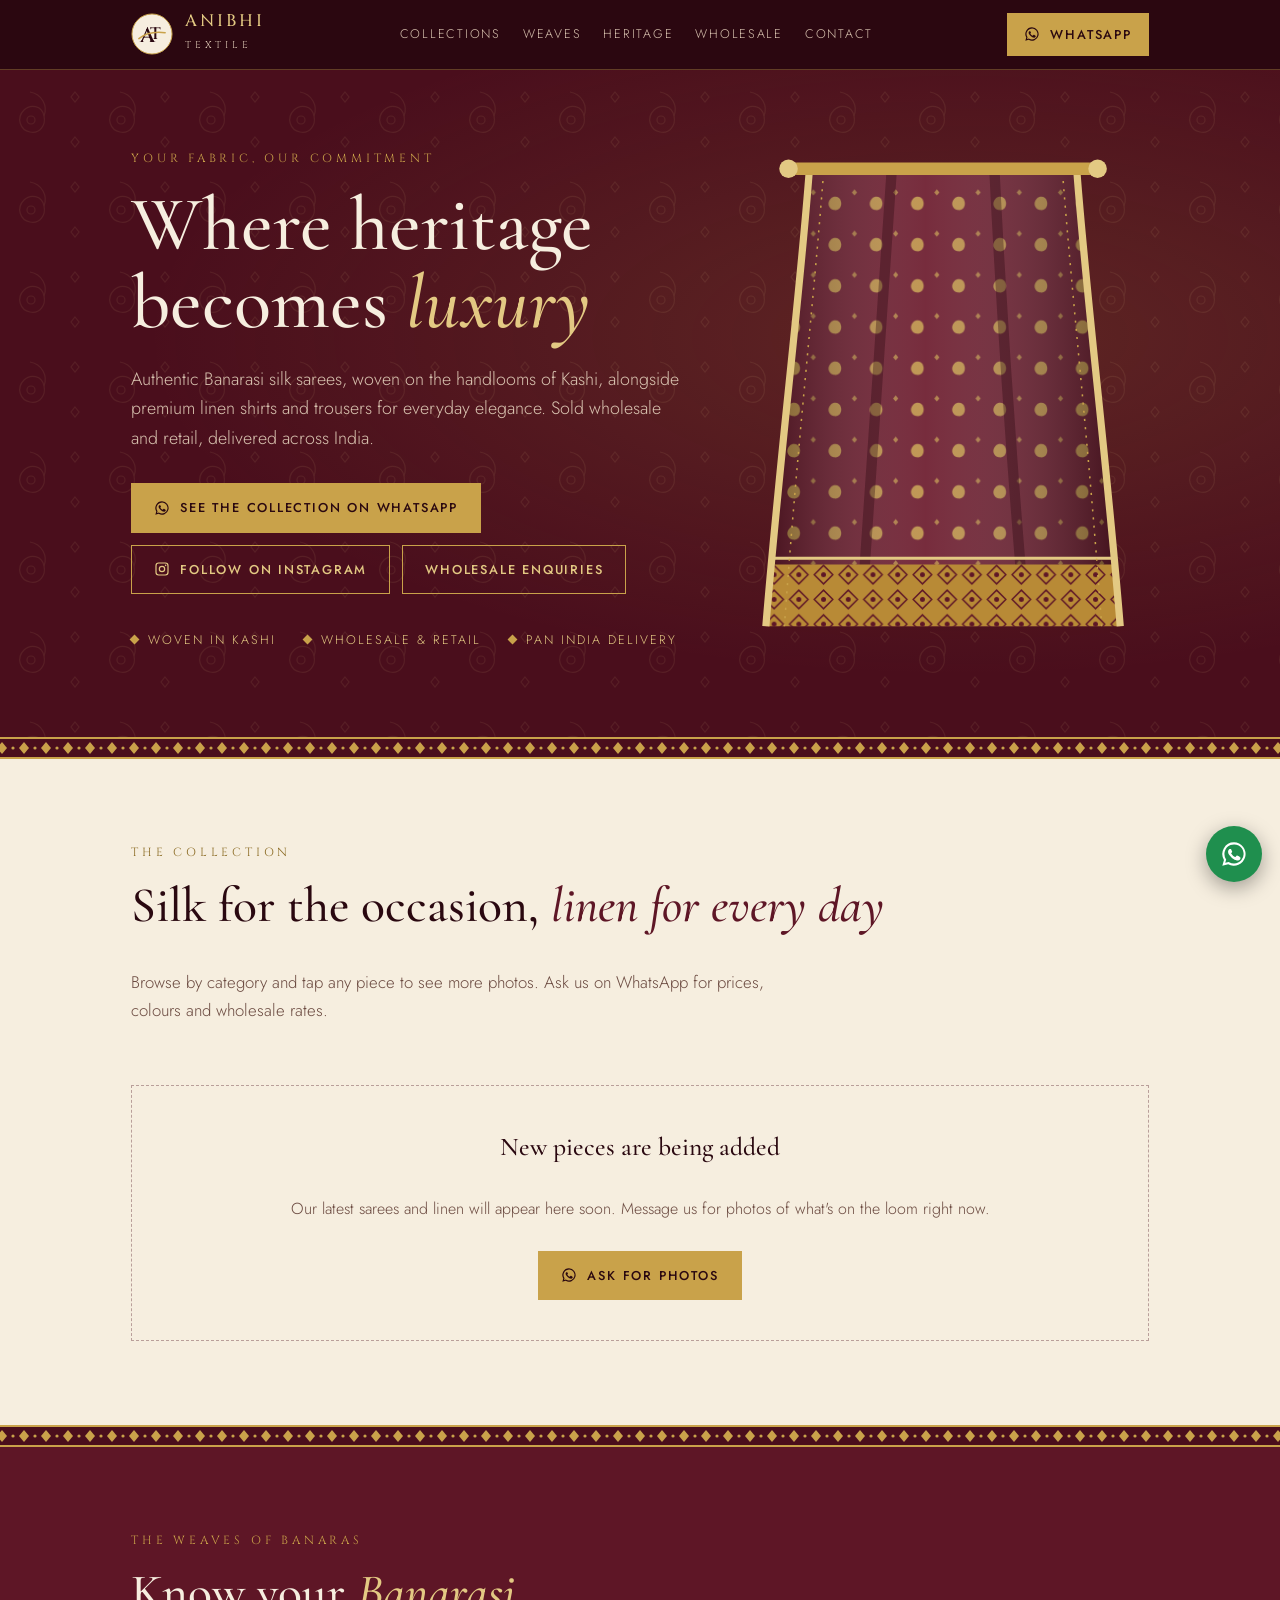
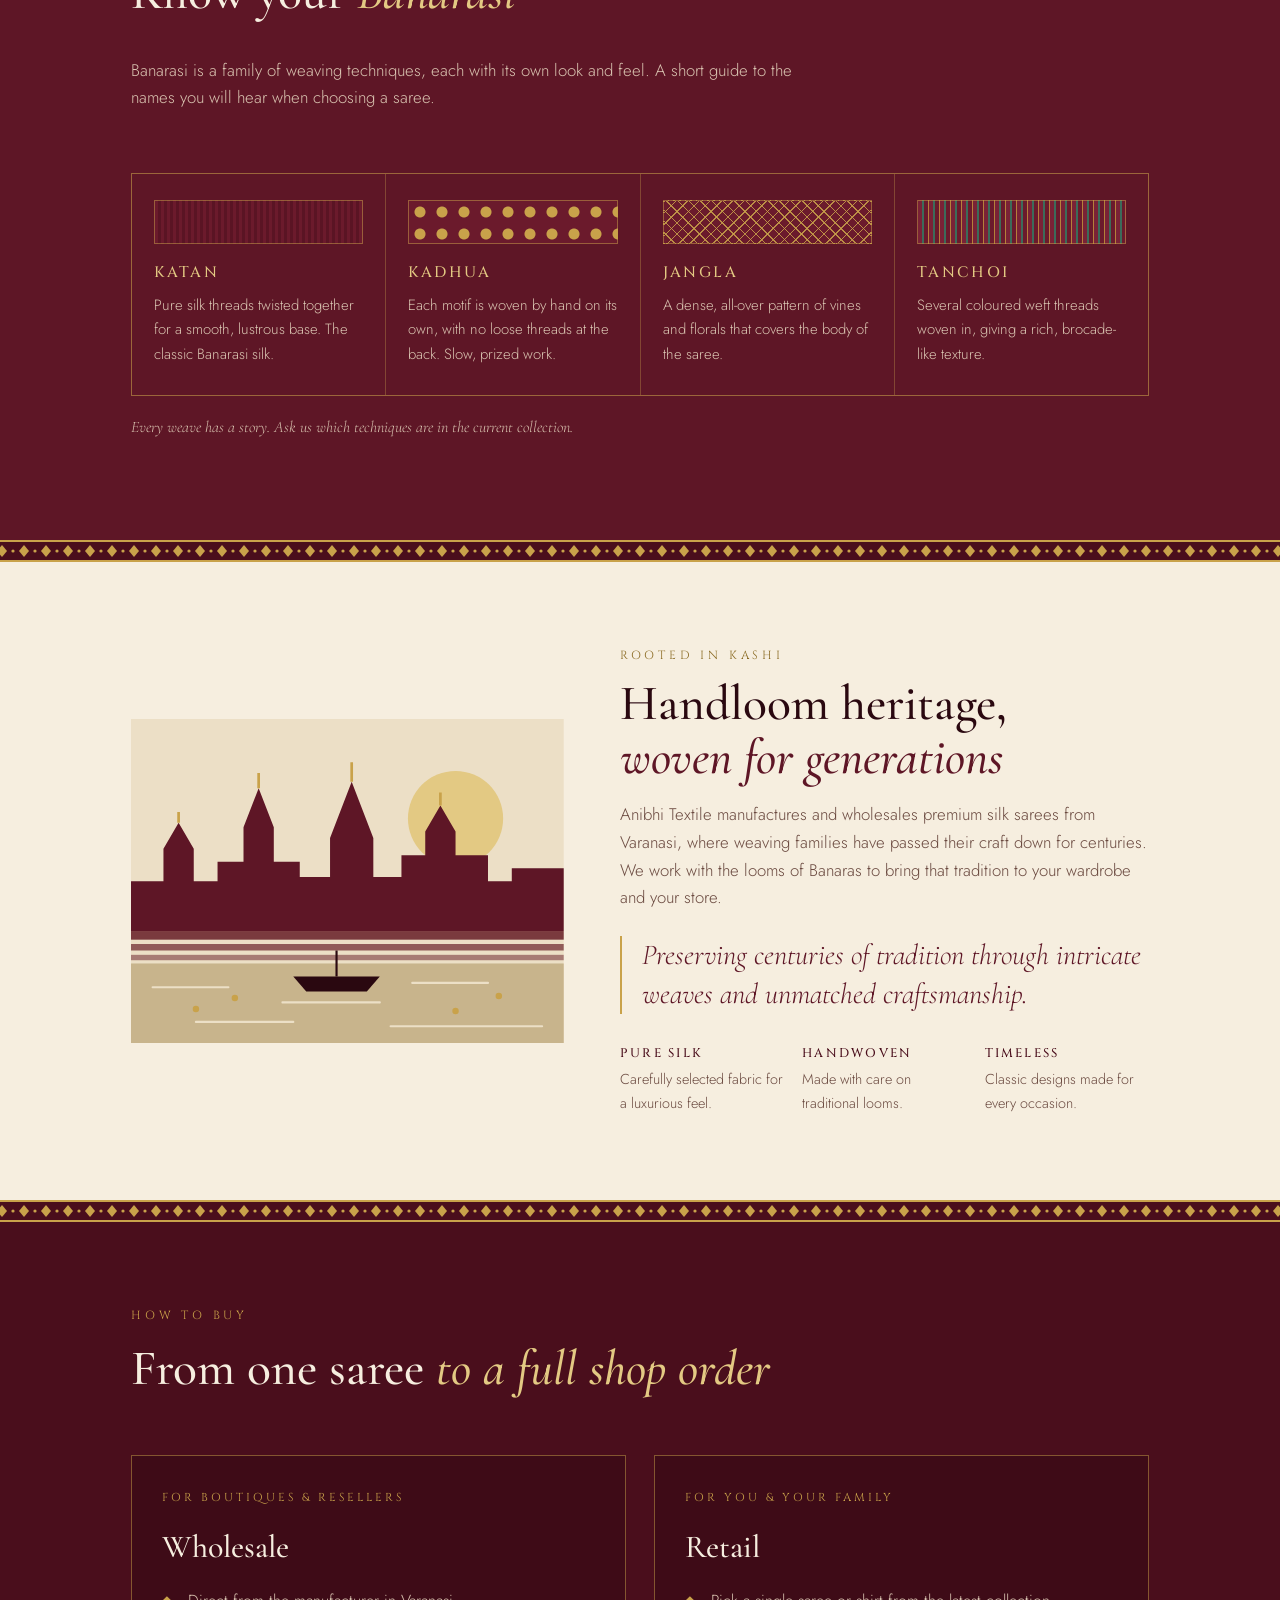
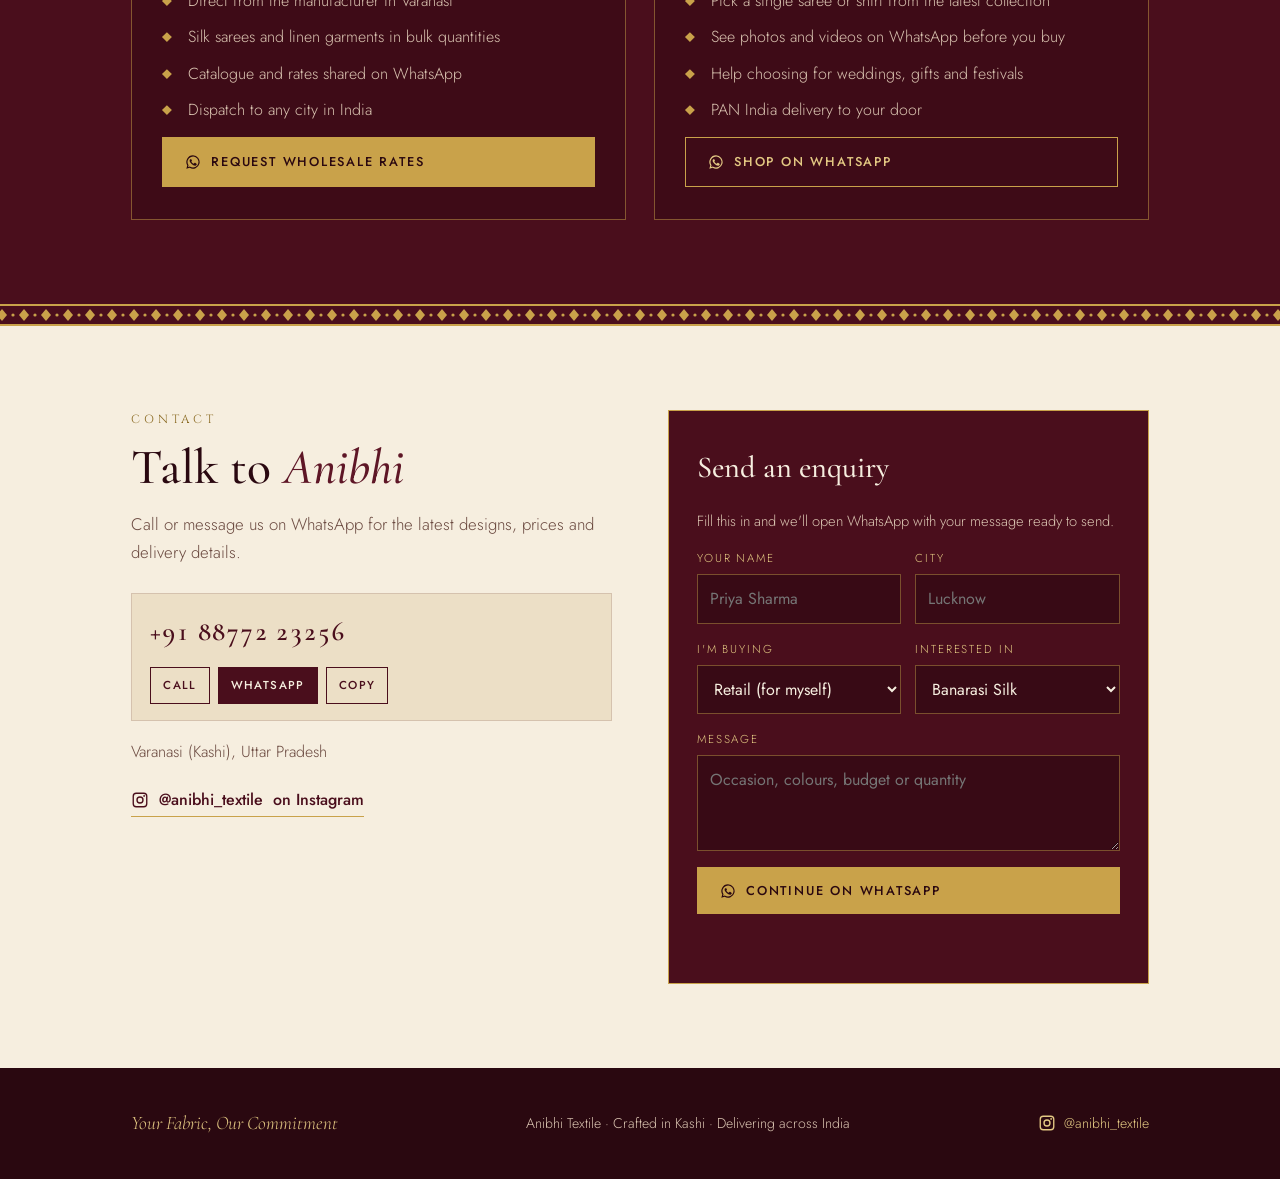
<file: index.html>
<!doctype html>
<html lang="en">
<head>
<meta charset="utf-8">
<meta name="viewport" content="width=device-width, initial-scale=1, viewport-fit=cover">
<title>Anibhi Textile | Banarasi Silk Sarees & Linen from Kashi</title>
<meta name="description" content="Authentic Banarasi silk sarees from the handlooms of Kashi, and premium linen shirts and pants. Wholesale and retail with PAN India delivery.">
<meta property="og:title" content="Anibhi Textile">
<meta property="og:description" content="Where heritage becomes luxury. Authentic Banarasi silk sarees, wholesale and retail, PAN India delivery.">
<meta name="theme-color" content="#4a0e1c">
<link rel="icon" href="assets/favicon.svg" type="image/svg+xml">
<link rel="preconnect" href="https://fonts.googleapis.com">
<link rel="preconnect" href="https://fonts.gstatic.com" crossorigin>
<link rel="stylesheet" href="https://fonts.googleapis.com/css2?family=Cinzel:wght@400;500;600&family=Cormorant+Garamond:ital,wght@0,400;0,500;0,600;1,400;1,500&family=Jost:wght@300;400;500&display=swap">
<link rel="stylesheet" href="assets/site.css">
</head>
<body>
<svg width="0" height="0" style="position:absolute" aria-hidden="true">
  <defs>
    <symbol id="i-wa" viewBox="0 0 24 24"><path fill="currentColor" d="M12 2a10 10 0 0 0-8.6 15.1L2 22l5-1.3A10 10 0 1 0 12 2zm0 18.2a8.2 8.2 0 0 1-4.2-1.2l-.3-.2-3 .8.8-2.9-.2-.3A8.2 8.2 0 1 1 12 20.2zm4.5-6.1c-.2-.1-1.5-.7-1.7-.8-.2-.1-.4-.1-.6.1l-.8 1c-.1.2-.3.2-.5.1a6.7 6.7 0 0 1-3.3-2.9c-.2-.4.3-.4.8-1.3.1-.2 0-.3 0-.4l-.8-1.8c-.2-.5-.4-.4-.6-.4h-.5a1 1 0 0 0-.7.3 3 3 0 0 0-.9 2.2 5.2 5.2 0 0 0 1.1 2.7 11.8 11.8 0 0 0 4.5 4c1.7.7 2.3.8 3.2.6.5-.1 1.5-.6 1.7-1.2.2-.6.2-1.1.2-1.2-.1-.1-.3-.2-.5-.3z"/></symbol>
    <symbol id="i-ig" viewBox="0 0 24 24"><path fill="none" stroke="currentColor" stroke-width="1.8" d="M7 3h10a4 4 0 0 1 4 4v10a4 4 0 0 1-4 4H7a4 4 0 0 1-4-4V7a4 4 0 0 1 4-4z"/><circle cx="12" cy="12" r="4" fill="none" stroke="currentColor" stroke-width="1.8"/><circle cx="17.5" cy="6.5" r="1.2" fill="currentColor"/></symbol>
    <symbol id="mono" viewBox="0 0 64 64">
      <circle cx="32" cy="32" r="30.5" fill="#f6eedf" stroke="#c9a24a" stroke-width="1.5"/>
      <text x="25" y="44" text-anchor="middle" font-family="Cinzel, Georgia, serif" font-size="32" font-weight="600" fill="#2a0810">A</text>
      <text x="38" y="40" text-anchor="middle" font-family="Cinzel, Georgia, serif" font-size="25" font-weight="600" fill="#2a0810">T</text>
      <path d="M12 39c10-8 24-11 40-9" fill="none" stroke="#c9a24a" stroke-width="2.4" stroke-linecap="round"/>
    </symbol>
  </defs>
</svg>

<header class="top">
  <div class="wrap">
    <a class="brand" href="#top" aria-label="Anibhi Textile home">
      <svg aria-hidden="true"><use href="#mono"/></svg>
      <span><b>ANIBHI</b><small>TEXTILE</small></span>
    </a>
    <nav class="links" aria-label="Sections">
      <a href="#collections">Collections</a>
      <a href="#weaves">Weaves</a>
      <a href="#heritage">Heritage</a>
      <a href="#trade">Wholesale</a>
      <a href="#contact">Contact</a>
    </nav>
    <a class="btn" data-wa="Namaste Anibhi Textile, I would like to know more about your collection." target="_blank" rel="noopener"><svg aria-hidden="true"><use href="#i-wa"/></svg><span>WhatsApp</span></a>
  </div>
</header>

<main id="top">
  <section class="hero" style="padding-block:0">
    <div class="buta" aria-hidden="true"></div>
    <div class="wrap">
      <div>
        <div class="eyebrow" data-bind="tagline">Your Fabric, Our Commitment</div>
        <h1 id="headline">Where heritage becomes <em>luxury</em></h1>
        <p class="lede" data-bind="intro">Authentic Banarasi silk sarees, woven on the handlooms of Kashi, alongside premium linen shirts and trousers for everyday elegance. Sold wholesale and retail, delivered across India.</p>
        <div class="cta-row">
          <a class="btn" data-wa="Namaste Anibhi Textile, please share your latest saree collection." target="_blank" rel="noopener"><svg aria-hidden="true"><use href="#i-wa"/></svg>See the collection on WhatsApp</a>
          <a class="btn ghost" data-ig href="https://www.instagram.com/anibhi_textile/" target="_blank" rel="noopener"><svg aria-hidden="true"><use href="#i-ig"/></svg>Follow on Instagram</a>
          <a class="btn ghost" href="#trade">Wholesale enquiries</a>
        </div>
        <div class="facts"><span>Woven in Kashi</span><span>Wholesale &amp; Retail</span><span>PAN India delivery</span></div>
      </div>
      <div class="drape" aria-hidden="true">
        <svg viewBox="0 0 400 500">
          <defs>
            <pattern id="bodybuta" width="40" height="40" patternUnits="userSpaceOnUse">
              <rect width="40" height="40" fill="#6b1a2c"/>
              <path d="M14 26c-5-1-7-7-3-11 3-3 9-2.5 10 3 1 4.5-2 9-7 8z" fill="#c9a24a" opacity=".85"/>
              <path d="M34 6l2.5 3-2.5 3-2.5-3z" fill="#c9a24a" opacity=".7"/>
            </pattern>
            <pattern id="pallu" width="24" height="24" patternUnits="userSpaceOnUse">
              <rect width="24" height="24" fill="#b88a36"/>
              <path d="M12 3l9 9-9 9-9-9z" fill="none" stroke="#5e1626" stroke-width="1.4"/>
              <circle cx="12" cy="12" r="2.4" fill="#5e1626"/>
            </pattern>
            <linearGradient id="sheen" x1="0" x2="1">
              <stop offset="0" stop-color="#000" stop-opacity=".35"/>
              <stop offset=".45" stop-color="#fff" stop-opacity=".08"/>
              <stop offset="1" stop-color="#000" stop-opacity=".4"/>
            </linearGradient>
          </defs>
          <!-- fabric falling in folds -->
          <path d="M70 30 H330 C340 160 360 300 372 470 H28 C42 300 60 160 70 30 Z" fill="url(#bodybuta)"/>
          <path d="M70 30 H330 C340 160 360 300 372 470 H28 C42 300 60 160 70 30 Z" fill="url(#sheen)"/>
          <path d="M150 30 C140 190 130 330 120 470 M250 30 C258 190 268 330 280 470" stroke="#2a0810" stroke-opacity=".35" stroke-width="10" fill="none"/>
          <!-- pallu band at the hem -->
          <path d="M33 410 H367 L372 470 H28 Z" fill="url(#pallu)"/>
          <path d="M33 404 H367" stroke="#e3c983" stroke-width="3"/>
          <!-- zari border up the sides -->
          <path class="border-line" d="M70 30 C60 160 42 300 28 470 M330 30 C340 160 358 300 372 470" stroke="#e3c983" stroke-width="7" fill="none"/>
          <path d="M84 30 C74 160 58 300 46 470 M316 30 C326 160 342 300 354 470" stroke="#c9a24a" stroke-width="1.5" fill="none" stroke-dasharray="2 6"/>
          <!-- rod -->
          <rect x="52" y="20" width="296" height="12" rx="6" fill="#c9a24a"/>
          <circle cx="50" cy="26" r="9" fill="#e3c983"/><circle cx="350" cy="26" r="9" fill="#e3c983"/>
        </svg>
      </div>
    </div>
  </section>
  <div class="zari" aria-hidden="true"></div>

  <section class="light" id="collections">
    <div class="wrap">
      <div class="section-head">
        <div class="eyebrow">The Collection</div>
        <h2>Silk for the occasion, <em>linen for every day</em></h2>
        <p class="intro">Browse by category and tap any piece to see more photos. Ask us on WhatsApp for prices, colours and wholesale rates.</p>
      </div>
      <div class="chips" id="chips" role="toolbar" aria-label="Filter by category"></div>
      <div class="grid" id="grid"></div>
      <div class="empty" id="empty" hidden>
        <h3>New pieces are being added</h3>
        <p>Our latest sarees and linen will appear here soon. Message us for photos of what's on the loom right now.</p>
        <a class="btn" data-wa="Namaste Anibhi Textile, please share photos of your latest collection." target="_blank" rel="noopener"><svg aria-hidden="true"><use href="#i-wa"/></svg>Ask for photos</a>
      </div>
    </div>
  </section>


  <div class="zari" aria-hidden="true"></div>
  <section class="dark" id="weaves">
    <div class="wrap">
      <div class="section-head">
        <div class="eyebrow">The Weaves of Banaras</div>
        <h2>Know your <em>Banarasi</em></h2>
        <p class="intro">Banarasi is a family of weaving techniques, each with its own look and feel. A short guide to the names you will hear when choosing a saree.</p>
      </div>
      <div class="weaves">
        <div class="weave"><div class="swatch sw-katan"></div><h3>KATAN</h3><p>Pure silk threads twisted together for a smooth, lustrous base. The classic Banarasi silk.</p></div>
        <div class="weave"><div class="swatch sw-kadhua"></div><h3>KADHUA</h3><p>Each motif is woven by hand on its own, with no loose threads at the back. Slow, prized work.</p></div>
        <div class="weave"><div class="swatch sw-jangla"></div><h3>JANGLA</h3><p>A dense, all-over pattern of vines and florals that covers the body of the saree.</p></div>
        <div class="weave"><div class="swatch sw-tanchoi"></div><h3>TANCHOI</h3><p>Several coloured weft threads woven in, giving a rich, brocade-like texture.</p></div>
      </div>
      <p class="note">Every weave has a story. Ask us which techniques are in the current collection.</p>
    </div>
  </section>
  <div class="zari" aria-hidden="true"></div>

  <section class="light heritage" id="heritage">
    <div class="wrap">
      <div class="ghats" aria-hidden="true">
        <svg viewBox="0 0 400 300">
          <rect width="400" height="300" fill="#ecdfc6"/>
          <circle cx="300" cy="92" r="44" fill="#e3c983"/>
          <!-- temple skyline -->
          <path d="M0 196 V150 H30 V120 L44 96 L58 120 V150 H80 V132 H104 V100 L118 64 L132 100 V132 H156 V146 H184 V110 L204 58 L224 110 V146 H250 V126 H272 V104 L286 80 L300 104 V126 H330 V150 H352 V138 H400 V196 Z" fill="#5e1626"/>
          <path d="M118 64 V50 M204 58 V40 M286 80 V68 M44 96 V86" stroke="#c9a24a" stroke-width="2.5"/>
          <!-- ghat steps -->
          <g fill="#7a3a3e"><rect y="196" width="400" height="8"/><rect y="208" width="400" height="6" opacity=".8"/><rect y="218" width="400" height="5" opacity=".6"/></g>
          <!-- river -->
          <rect y="226" width="400" height="74" fill="#c8b48c"/>
          <path d="M20 248 H90 M140 262 H230 M260 244 H330 M60 280 H150 M240 284 H380" stroke="#ecdfc6" stroke-width="2" stroke-linecap="round"/>
          <!-- boat -->
          <path d="M150 238 H230 L218 252 H162 Z" fill="#2a0810"/>
          <path d="M190 238 V214" stroke="#2a0810" stroke-width="2"/>
          <!-- diyas -->
          <g fill="#c9a24a"><circle cx="60" cy="268" r="3"/><circle cx="96" cy="258" r="3"/><circle cx="300" cy="270" r="3"/><circle cx="340" cy="256" r="3"/></g>
        </svg>
      </div>
      <div>
        <div class="eyebrow">Rooted in Kashi</div>
        <h2>Handloom heritage, <em>woven for generations</em></h2>
        <p class="intro" data-bind="about">Anibhi Textile manufactures and wholesales premium silk sarees from Varanasi, where weaving families have passed their craft down for centuries. We work with the looms of Banaras to bring that tradition to your wardrobe and your store.</p>
        <p class="pull">Preserving centuries of tradition through intricate weaves and unmatched craftsmanship.</p>
        <div class="promises">
          <div><b>Pure Silk</b><span>Carefully selected fabric for a luxurious feel.</span></div>
          <div><b>Handwoven</b><span>Made with care on traditional looms.</span></div>
          <div><b>Timeless</b><span>Classic designs made for every occasion.</span></div>
        </div>
      </div>
    </div>
  </section>

  <div class="zari" aria-hidden="true"></div>
  <section class="dark" id="trade" style="background: var(--maroon)">
    <div class="wrap">
      <div class="section-head">
        <div class="eyebrow">How to buy</div>
        <h2>From one saree <em>to a full shop order</em></h2>
      </div>
      <div class="trade">
        <article>
          <div class="who">For boutiques &amp; resellers</div>
          <h3>Wholesale</h3>
          <ul>
            <li>Direct from the manufacturer in Varanasi</li>
            <li>Silk sarees and linen garments in bulk quantities</li>
            <li>Catalogue and rates shared on WhatsApp</li>
            <li>Dispatch to any city in India</li>
          </ul>
          <a class="btn" data-wa="Namaste, I am interested in wholesale orders. Please share your catalogue and rates." target="_blank" rel="noopener"><svg aria-hidden="true"><use href="#i-wa"/></svg>Request wholesale rates</a>
        </article>
        <article>
          <div class="who">For you &amp; your family</div>
          <h3>Retail</h3>
          <ul>
            <li>Pick a single saree or shirt from the latest collection</li>
            <li>See photos and videos on WhatsApp before you buy</li>
            <li>Help choosing for weddings, gifts and festivals</li>
            <li>PAN India delivery to your door</li>
          </ul>
          <a class="btn ghost" data-wa="Namaste, I would like to buy from Anibhi Textile." target="_blank" rel="noopener"><svg aria-hidden="true"><use href="#i-wa"/></svg>Shop on WhatsApp</a>
        </article>
      </div>
    </div>
  </section>
  <div class="zari" aria-hidden="true"></div>

  <section class="light contact" id="contact">
    <div class="wrap">
      <div>
        <div class="eyebrow">Contact</div>
        <h2>Talk to <em>Anibhi</em></h2>
        <p class="intro">Call or message us on WhatsApp for the latest designs, prices and delivery details.</p>
        <div class="phones" id="phones"></div>
        <p class="addr" id="addr" style="margin:18px 0 0;color:var(--muted-on-light)"></p>
        <a class="ig" id="ig" data-ig href="https://www.instagram.com/anibhi_textile/" target="_blank" rel="noopener"><svg aria-hidden="true"><use href="#i-ig"/></svg><span id="ig-handle" data-ig-handle>@anibhi_textile</span> on Instagram</a>
      </div>

      <form class="enquiry" id="enquiry" novalidate>
        <h3>Send an enquiry</h3>
        <p>Fill this in and we'll open WhatsApp with your message ready to send.</p>
        <div class="row2">
          <div class="field"><label for="f-name">Your name</label><input id="f-name" name="name" autocomplete="name" placeholder="Priya Sharma"></div>
          <div class="field"><label for="f-city">City</label><input id="f-city" name="city" autocomplete="address-level2" placeholder="Lucknow"></div>
        </div>
        <div class="row2">
          <div class="field"><label for="f-type">I'm buying</label>
            <select id="f-type" name="type"><option>Retail (for myself)</option><option>Wholesale (for my shop)</option></select></div>
          <div class="field"><label for="f-want">Interested in</label>
            <select id="f-want" name="want"><option>Banarasi silk sarees</option><option>Linen shirts</option><option>Linen pants</option><option>Everything</option></select></div>
        </div>
        <div class="field"><label for="f-msg">Message</label><textarea id="f-msg" name="msg" placeholder="Occasion, colours, budget or quantity"></textarea></div>
        <button class="btn" type="submit"><svg aria-hidden="true"><use href="#i-wa"/></svg>Continue on WhatsApp</button>
        <div class="toast" id="toast" role="status"></div>
      </form>
    </div>
  </section>
</main>

<footer>
  <div class="wrap">
    <div class="tag" data-bind="tagline">Your Fabric, Our Commitment</div>
    <div>Anibhi Textile · Crafted in Kashi · Delivering across India</div>
    <a class="foot-ig" data-ig href="https://www.instagram.com/anibhi_textile/" target="_blank" rel="noopener"><svg aria-hidden="true"><use href="#i-ig"/></svg><span data-ig-handle>@anibhi_textile</span></a>
  </div>
</footer>

<a class="wa-float" data-wa="" target="_blank" rel="noopener" aria-label="Chat with Anibhi Textile on WhatsApp"><svg aria-hidden="true"><use href="#i-wa"/></svg></a>

<dialog class="detail" id="detail">
  <button class="close" type="button" aria-label="Close" id="detail-close">×</button>
  <div class="in">
    <div class="gal"><img class="main" id="d-img" alt=""><div class="thumbs" id="d-thumbs"></div></div>
    <div class="txt">
      <div class="eyebrow" id="d-cat" style="color:#8a6a22"></div>
      <h3 id="d-name"></h3>
      <div class="price" id="d-price"></div>
      <p id="d-desc"></p>
      <a class="btn" id="d-ask" target="_blank" rel="noopener"><svg aria-hidden="true"><use href="#i-wa"/></svg>Enquire on WhatsApp</a>
    </div>
  </div>
</dialog>

<script src="assets/site.js"></script>
</body>
</html>
</file>
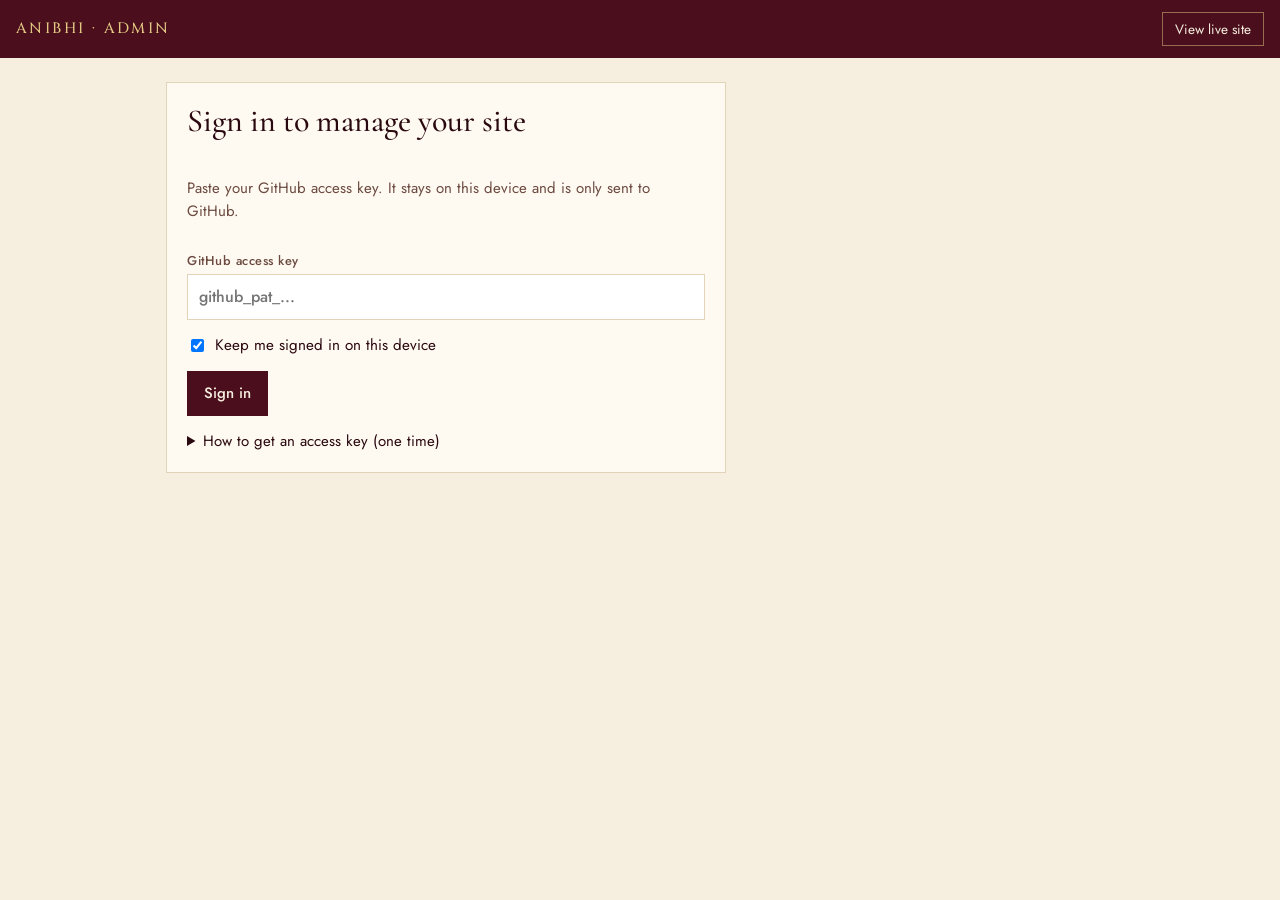
<file: admin.html>
<!doctype html>
<html lang="en">
<head>
<meta charset="utf-8">
<meta name="viewport" content="width=device-width, initial-scale=1, viewport-fit=cover">
<meta name="robots" content="noindex, nofollow">
<title>Anibhi Admin</title>
<link rel="icon" href="assets/favicon.svg" type="image/svg+xml">
<link rel="preconnect" href="https://fonts.googleapis.com">
<link rel="preconnect" href="https://fonts.gstatic.com" crossorigin>
<link rel="stylesheet" href="https://fonts.googleapis.com/css2?family=Cinzel:wght@500&family=Cormorant+Garamond:wght@500&family=Jost:wght@300;400;500&display=swap">
<style>
:root {
  --maroon: #4a0e1c; --maroon-2: #5e1626; --ink: #2a0810; --gold: #c9a24a; --gold-soft: #e3c983;
  --ivory: #f6eedf; --panel: #fffaf1; --line: #e2d4b8; --muted: #6b4a40; --ok: #1f7a46; --bad: #a3261b;
  --display: "Cinzel", Georgia, serif; --serif: "Cormorant Garamond", Georgia, serif; --body: "Jost", "Helvetica Neue", Arial, sans-serif;
}
* { box-sizing: border-box; }
body { margin: 0; background: var(--ivory); color: var(--ink); font-family: var(--body); font-weight: 400; font-size: 15px; line-height: 1.5; }
:focus-visible { outline: 2px solid var(--gold); outline-offset: 2px; }
.bar { background: var(--maroon); color: var(--ivory); padding: calc(12px + env(safe-area-inset-top, 0px)) 16px 12px; display: flex; align-items: center; justify-content: space-between; gap: 12px; flex-wrap: wrap; }
.bar b { font-family: var(--display); letter-spacing: .16em; color: var(--gold-soft); font-weight: 500; }
.bar a, .bar button { color: var(--ivory); font: inherit; font-size: .85rem; background: none; border: 1px solid rgba(227, 201, 131, .5); padding: 6px 12px; text-decoration: none; cursor: pointer; }
main { max-width: 980px; margin: 0 auto; padding: 24px 16px 80px; }
h1, h2 { font-family: var(--serif); font-weight: 500; margin: 0 0 8px; line-height: 1.15; }
h1 { font-size: 2rem; } h2 { font-size: 1.6rem; }
.muted { color: var(--muted); }
.panel { background: var(--panel); border: 1px solid var(--line); padding: 20px; display: grid; gap: 14px; }
.tabs { display: flex; gap: 4px; margin-bottom: 18px; border-bottom: 1px solid var(--line); overflow-x: auto; }
.tabs button { font: inherit; font-weight: 500; background: none; border: 0; border-bottom: 3px solid transparent; padding: 10px 14px; cursor: pointer; color: var(--muted); white-space: nowrap; }
.tabs button[aria-selected="true"] { color: var(--maroon); border-bottom-color: var(--gold); }
label { display: grid; gap: 4px; font-size: .8rem; font-weight: 500; letter-spacing: .04em; color: var(--muted); }
input[type=text], input[type=password], input[type=tel], textarea, select { font: inherit; font-size: 1rem; color: var(--ink); background: #fff; border: 1px solid var(--line); padding: 10px 11px; width: 100%; min-width: 0; }
textarea { min-height: 90px; resize: vertical; }
.row { display: grid; grid-template-columns: 1fr 1fr; gap: 12px; }
@media (max-width: 560px) { .row { grid-template-columns: 1fr; } }
.check { display: flex; align-items: center; gap: 8px; font-size: .95rem; color: var(--ink); font-weight: 400; letter-spacing: 0; }
.btn { font: inherit; font-weight: 500; padding: 10px 16px; border: 1px solid var(--maroon); background: var(--maroon); color: var(--ivory); cursor: pointer; text-decoration: none; display: inline-flex; align-items: center; gap: 6px; }
.btn.alt { background: transparent; color: var(--maroon); }
.btn.bad { background: transparent; color: var(--bad); border-color: var(--bad); }
.btn.small { padding: 6px 10px; font-size: .85rem; }
.btn:disabled { opacity: .5; cursor: wait; }
.actions { display: flex; flex-wrap: wrap; gap: 8px; align-items: center; }
.status { padding: 10px 14px; border-left: 4px solid var(--gold); background: #fff; }
.status.ok { border-color: var(--ok); } .status.bad { border-color: var(--bad); color: var(--bad); }
.list { display: grid; gap: 10px; }
.item { display: grid; grid-template-columns: 64px 1fr auto; gap: 12px; align-items: center; background: var(--panel); border: 1px solid var(--line); padding: 10px; }
.item img { width: 64px; height: 80px; object-fit: cover; background: var(--maroon-2); display: block; }
.item .t { min-width: 0; }
.item .t b { display: block; font-size: 1.05rem; overflow-wrap: anywhere; }
.item .t span { font-size: .85rem; color: var(--muted); }
.item.hiddenp { opacity: .55; }
@media (max-width: 560px) { .item { grid-template-columns: 56px 1fr; } .item .actions { grid-column: 1 / -1; } }
.photos { display: flex; flex-wrap: wrap; gap: 10px; }
.photo { position: relative; width: 104px; }
.photo img { width: 104px; height: 130px; object-fit: cover; display: block; border: 1px solid var(--line); }
.photo .cover { position: absolute; top: 4px; left: 4px; background: var(--ink); color: var(--gold-soft); font-size: .65rem; padding: 2px 6px; letter-spacing: .08em; }
.photo .pa { display: flex; gap: 4px; margin-top: 4px; }
.photo .pa button { flex: 1; font: inherit; font-size: .72rem; padding: 4px; border: 1px solid var(--line); background: #fff; cursor: pointer; }
.drop { border: 2px dashed var(--line); padding: 18px; text-align: center; color: var(--muted); cursor: pointer; background: #fff; }
.drop.on { border-color: var(--gold); }
.cat-row { display: grid; grid-template-columns: 1fr auto auto; gap: 8px; align-items: center; }
.steps { margin: 0; padding-left: 20px; display: grid; gap: 6px; }
code { background: #fff; border: 1px solid var(--line); padding: 1px 5px; font-size: .9em; }
[hidden] { display: none !important; }
</style>
</head>
<body>
<div class="bar">
  <b>ANIBHI · ADMIN</b>
  <div class="actions">
    <a href="./" target="_blank" rel="noopener">View live site</a>
    <button type="button" id="signout" hidden>Sign out</button>
  </div>
</div>

<main>
  <!-- Sign in -->
  <section id="signin" class="panel" style="max-width:560px">
    <h1>Sign in to manage your site</h1>
    <p class="muted">Paste your GitHub access key. It stays on this device and is only sent to GitHub.</p>
    <label for="token">GitHub access key
      <input type="password" id="token" autocomplete="off" placeholder="github_pat_...">
    </label>
    <label class="check" for="remember"><input type="checkbox" id="remember" checked> Keep me signed in on this device</label>
    <div class="actions"><button class="btn" id="signin-btn" type="button">Sign in</button></div>
    <div id="signin-status" class="status" hidden></div>
    <details>
      <summary>How to get an access key (one time)</summary>
      <ol class="steps">
        <li>Open <a href="https://github.com/settings/personal-access-tokens/new" target="_blank" rel="noopener">GitHub → New fine-grained token</a>.</li>
        <li>Name it <code>Anibhi admin</code> and pick an expiry (up to 1 year).</li>
        <li>Under <b>Repository access</b>, choose <b>Only select repositories</b> and pick <code id="repo-name">anibhi-textile</code>.</li>
        <li>Under <b>Permissions → Repository permissions</b>, set <b>Contents</b> to <b>Read and write</b>.</li>
        <li>Click <b>Generate token</b>, copy it, and paste it above.</li>
      </ol>
    </details>
  </section>

  <!-- Dashboard -->
  <section id="dash" hidden>
    <div class="tabs" role="tablist">
      <button role="tab" aria-selected="true" data-tab="products" type="button">Products</button>
      <button role="tab" aria-selected="false" data-tab="categories" type="button">Categories</button>
      <button role="tab" aria-selected="false" data-tab="business" type="button">Business details</button>
    </div>
    <div id="status" class="status" hidden role="status"></div>

    <!-- Products -->
    <div data-pane="products">
      <div class="actions" style="justify-content:space-between;margin:14px 0">
        <h2 style="margin:0">Products <span class="muted" id="pcount"></span></h2>
        <button class="btn" type="button" id="add-product">+ Add product</button>
      </div>
      <form id="pform" class="panel" hidden style="margin-bottom:18px">
        <h2 id="pform-title">Add product</h2>
        <label for="p-name">Name<input type="text" id="p-name" required placeholder="Red Katan Silk Banarasi Saree"></label>
        <div class="row">
          <label for="p-cat">Category<select id="p-cat"></select></label>
          <label for="p-price">Price (optional)<input type="text" id="p-price" placeholder="₹12,500 or Price on request"></label>
        </div>
        <label for="p-desc">Description (optional)<textarea id="p-desc" placeholder="Fabric, colour, zari work, blouse piece, length..."></textarea></label>
        <div class="row">
          <label class="check" for="p-sold"><input type="checkbox" id="p-sold"> Sold out</label>
          <label class="check" for="p-hide"><input type="checkbox" id="p-hide"> Hide from customers</label>
        </div>
        <div>
          <div class="muted" style="font-size:.8rem;font-weight:500;margin-bottom:6px">Photos (first photo is the cover)</div>
          <div class="photos" id="p-photos"></div>
          <label class="drop" id="drop" for="p-files" style="margin-top:10px">Tap to add photos, or drop them here
            <input type="file" id="p-files" accept="image/*" multiple hidden>
          </label>
        </div>
        <div class="actions">
          <button class="btn" type="submit" id="p-save">Save product</button>
          <button class="btn alt" type="button" id="p-cancel">Cancel</button>
        </div>
      </form>
      <div class="list" id="plist"></div>
    </div>

    <!-- Categories -->
    <div data-pane="categories" hidden>
      <div class="panel">
        <h2>Categories</h2>
        <p class="muted" style="margin:0">Customers filter your products by these. Rename them freely; a category can be deleted once no product uses it.</p>
        <div class="list" id="clist"></div>
        <div class="cat-row" style="grid-template-columns:1fr auto">
          <input type="text" id="c-new" placeholder="New category, e.g. Tussar Silk" aria-label="New category name">
          <button class="btn alt" type="button" id="c-add">Add</button>
        </div>
        <div class="actions"><button class="btn" type="button" id="c-save">Save categories</button></div>
      </div>
    </div>

    <!-- Business -->
    <form data-pane="business" hidden class="panel" id="bform">
      <h2>Business details</h2>
      <label for="b-tagline">Tagline<input type="text" id="b-tagline"></label>
      <label for="b-headline">Main heading<input type="text" id="b-headline"></label>
      <label for="b-intro">Intro under the heading<textarea id="b-intro"></textarea></label>
      <label for="b-about">About us<textarea id="b-about"></textarea></label>
      <div class="row">
        <label for="b-wa">WhatsApp number for enquiries<input type="tel" id="b-wa" placeholder="+91 88772 23256"></label>
        <label for="b-ig">Instagram username<input type="text" id="b-ig" placeholder="anibhi_textile"></label>
      </div>
      <label for="b-phones">Phone numbers (one per line)<textarea id="b-phones" style="min-height:70px"></textarea></label>
      <label for="b-addr">Address or city (optional)<input type="text" id="b-addr"></label>
      <div class="actions"><button class="btn" type="submit" id="b-save">Save details</button></div>
    </form>
  </section>
</main>

<script src="assets/config.js"></script>
<script src="assets/admin.js"></script>
</body>
</html>
</file>
<file: assets/site.css>
/* Layout: a loom-to-shop scroll. Dark maroon "silk" bands alternate with ivory "linen" bands,
   each band edged by a woven zari border, the way a saree's pallu meets its body. */
:root {
  --maroon: #4a0e1c;      /* deep Banarasi wine, main ground */
  --maroon-2: #5e1626;    /* raised silk panel */
  --ink: #2a0810;         /* darkest, footer + text on ivory */
  --gold: #c9a24a;        /* zari gold */
  --gold-soft: #e3c983;   /* gold for text on maroon */
  --ivory: #f6eedf;       /* linen ground */
  --ivory-2: #ecdfc6;     /* linen panel */
  --muted-on-dark: #d9c3b0;
  --muted-on-light: #6b4a40;
  --display: "Cinzel", "Trajan Pro", Georgia, serif;
  --serif: "Cormorant Garamond", "Garamond", Georgia, serif;
  --body: "Jost", "Helvetica Neue", Arial, sans-serif;
  color-scheme: dark;
}
* { box-sizing: border-box; }
[hidden] { display: none !important; }
html { scroll-behavior: smooth; scroll-padding-top: 80px; }
img { max-width: 100%; }
body { margin: 0; background: var(--maroon); color: var(--ivory); font-family: var(--body); font-weight: 300; font-size: 1rem; line-height: 1.65; }
a { color: inherit; }
:focus-visible { outline: 2px solid var(--gold); outline-offset: 3px; }
.wrap { max-width: 1120px; margin-inline: auto; padding-inline: max(16px, 4vw); }

/* Woven zari border: thin gold rules around a row of small diamonds */
.zari {
  height: 22px;
  background:
    linear-gradient(var(--gold), var(--gold)) top / 100% 2px no-repeat,
    linear-gradient(var(--gold), var(--gold)) bottom / 100% 2px no-repeat,
    url("data:image/svg+xml,%3Csvg xmlns='http://www.w3.org/2000/svg' width='22' height='22'%3E%3Cpath d='M11 5 L16 11 L11 17 L6 11 Z' fill='%23c9a24a'/%3E%3Ccircle cx='0' cy='11' r='1.6' fill='%23c9a24a'/%3E%3Ccircle cx='22' cy='11' r='1.6' fill='%23c9a24a'/%3E%3C/svg%3E") center / 22px 22px repeat-x;
}

/* Header */
header.top { position: sticky; top: env(safe-area-inset-top, 0px); z-index: 10; background: rgba(42, 8, 16, .94); backdrop-filter: blur(6px); border-bottom: 1px solid rgba(201, 162, 74, .35); }
.top .wrap { display: flex; align-items: center; justify-content: space-between; gap: 16px; padding-block: 12px; }
.brand { display: flex; align-items: center; gap: 12px; text-decoration: none; }
.brand svg { width: 42px; height: 42px; flex: none; }
.brand b { font-family: var(--display); font-weight: 500; letter-spacing: .18em; font-size: 1.05rem; color: var(--gold-soft); display: block; line-height: 1.1; }
.brand small { font-family: var(--display); letter-spacing: .38em; font-size: .62rem; color: var(--muted-on-dark); }
nav.links { display: flex; gap: 22px; font-size: .78rem; letter-spacing: .14em; text-transform: uppercase; }
nav.links a { text-decoration: none; color: var(--muted-on-dark); }
nav.links a:hover { color: var(--gold-soft); }
.btn { display: inline-flex; align-items: center; gap: 10px; font-family: var(--body); font-weight: 500; font-size: .8rem; letter-spacing: .14em; text-transform: uppercase; text-decoration: none; padding: 13px 22px; border: 1px solid var(--gold); color: var(--ink); background: var(--gold); cursor: pointer; transition: background .2s, color .2s; }
.btn:hover { background: var(--gold-soft); }
.btn.ghost { background: transparent; color: var(--gold-soft); }
.btn.ghost:hover { background: rgba(201, 162, 74, .12); }
.btn svg { width: 16px; height: 16px; }
.top .btn { padding: 10px 16px; }
@media (max-width: 820px) { nav.links { display: none; } }
@media (max-width: 420px) { .top .btn span { display: none; } }

/* Hero */
.hero { position: relative; overflow: hidden; background:
  radial-gradient(ellipse at 75% 40%, rgba(201,162,74,.16), transparent 60%),
  var(--maroon); }
.buta { position: absolute; inset: 0; opacity: .09; pointer-events: none;
  background: url("data:image/svg+xml,%3Csvg xmlns='http://www.w3.org/2000/svg' width='90' height='90' viewBox='0 0 90 90'%3E%3Cg fill='none' stroke='%23e3c983' stroke-width='1.2'%3E%3Cpath d='M30 62c-10-2-14-14-6-22 6-6 18-5 20 6 2 9-4 18-14 16z'/%3E%3Cpath d='M44 46c4-10-2-22-14-24'/%3E%3Ccircle cx='31' cy='50' r='4'/%3E%3Cpath d='M75 22l4 5-4 5-4-5z'/%3E%3Cpath d='M75 67l4 5-4 5-4-5z'/%3E%3C/g%3E%3C/svg%3E") 0 0 / 90px 90px; }
.hero .wrap { position: relative; display: grid; grid-template-columns: 1.15fr .85fr; gap: 48px; align-items: center; padding-block: 72px 80px; }
.eyebrow { font-family: var(--display); font-size: .74rem; letter-spacing: .32em; text-transform: uppercase; color: var(--gold); }
h1 { font-family: var(--serif); font-weight: 500; font-size: clamp(2.6rem, 6.4vw, 4.8rem); line-height: 1.02; margin: 18px 0 22px; text-wrap: balance; color: var(--ivory); }
h1 em { font-style: italic; color: var(--gold-soft); }
.hero p.lede { font-size: 1.12rem; max-width: 34em; color: var(--muted-on-dark); margin: 0 0 30px; }
.cta-row { display: flex; flex-wrap: wrap; gap: 12px; }
.facts { display: flex; flex-wrap: wrap; gap: 10px 28px; margin-top: 36px; font-size: .78rem; letter-spacing: .16em; text-transform: uppercase; color: var(--gold-soft); }
.facts span { display: inline-flex; align-items: center; gap: 10px; }
.facts span::before { content: ""; width: 7px; height: 7px; background: var(--gold); transform: rotate(45deg); }

/* Hero visual: a draped saree drawn in SVG */
.drape { width: 100%; max-width: 420px; aspect-ratio: 4 / 5; justify-self: center; }
.drape svg { width: 100%; height: 100%; display: block; }
@media (max-width: 820px) {
  .hero .wrap { grid-template-columns: 1fr; padding-block: 48px 56px; gap: 32px; }
  .drape { max-width: 300px; order: -1; }
}

/* Generic sections */
section { padding-block: 84px; }
.light { background: var(--ivory); color: var(--ink); }
.light .eyebrow { color: #8a6a22; }
h2 { font-family: var(--serif); font-weight: 500; font-size: clamp(2rem, 4.4vw, 3.1rem); line-height: 1.08; margin: 12px 0 16px; text-wrap: balance; }
h2 em { font-style: italic; }
.light h2 em { color: var(--maroon-2); }
.dark h2 em { color: var(--gold-soft); }
.intro { max-width: 40em; font-size: 1.05rem; }
.light .intro { color: var(--muted-on-light); }
.dark .intro { color: var(--muted-on-dark); }
.section-head { display: grid; gap: 4px; margin-bottom: 44px; }

/* Collections */
.collections { display: grid; grid-template-columns: repeat(2, minmax(0, 1fr)); gap: 28px; }
.coll { background: var(--ivory-2); display: grid; grid-template-rows: auto 1fr; border: 1px solid rgba(74, 14, 28, .14); }
.coll .art { aspect-ratio: 16 / 9; max-width: 100%; position: relative; overflow: hidden; }
.coll .art svg { width: 100%; height: 100%; display: block; }
.coll .body { padding: 28px 28px 32px; display: grid; gap: 12px; align-content: start; }
.coll h3 { font-family: var(--serif); font-size: 1.85rem; font-weight: 500; margin: 0; line-height: 1.1; }
.coll p { margin: 0; color: var(--muted-on-light); }
.tags { display: flex; flex-wrap: wrap; gap: 8px; margin-top: 6px; }
.tags span { font-size: .72rem; letter-spacing: .12em; text-transform: uppercase; padding: 5px 10px; border: 1px solid rgba(74, 14, 28, .3); color: var(--maroon); }
.coll .ask { margin-top: 8px; font-size: .8rem; letter-spacing: .14em; text-transform: uppercase; font-weight: 500; color: var(--maroon); text-decoration: none; border-bottom: 1px solid var(--gold); justify-self: start; padding-bottom: 2px; }
.coll .ask:hover { color: #8a6a22; }
@media (max-width: 760px) { .collections { grid-template-columns: 1fr; } }

/* Weaves of Banaras (glossary) */
.dark { background: var(--maroon-2); }
.weaves { display: grid; grid-template-columns: repeat(4, minmax(0, 1fr)); gap: 1px; background: rgba(201, 162, 74, .35); border: 1px solid rgba(201, 162, 74, .35); }
.weave { background: var(--maroon-2); padding: 26px 22px 28px; display: grid; gap: 8px; align-content: start; }
.weave .swatch { height: 44px; border: 1px solid rgba(201, 162, 74, .5); margin-bottom: 8px; }
.weave h3 { font-family: var(--display); font-weight: 500; font-size: .95rem; letter-spacing: .16em; color: var(--gold-soft); margin: 0; }
.weave p { margin: 0; font-size: .93rem; color: var(--muted-on-dark); }
.sw-katan { background: repeating-linear-gradient(90deg, #6b1a2c 0 3px, #5a1424 3px 6px); }
.sw-kadhua { background: radial-gradient(circle at 50% 50%, var(--gold) 0 5px, transparent 6px) 0 0 / 22px 22px, #6b1a2c; }
.sw-jangla { background: repeating-linear-gradient(45deg, transparent 0 7px, rgba(201,162,74,.85) 7px 8px), repeating-linear-gradient(-45deg, transparent 0 7px, rgba(201,162,74,.85) 7px 8px), #6b1a2c; }
.sw-tanchoi { background: repeating-linear-gradient(90deg, #7a2236 0 4px, #3c6b5a 4px 6px, #6b1a2c 6px 10px, #b5803a 10px 11px); }
.note { margin-top: 18px; font-size: .82rem; color: var(--muted-on-dark); font-style: italic; font-family: var(--serif); font-size: 1rem; }
@media (max-width: 900px) { .weaves { grid-template-columns: repeat(2, minmax(0, 1fr)); } }
@media (max-width: 460px) { .weaves { grid-template-columns: 1fr; } }

/* Heritage band */
.heritage .wrap { display: grid; grid-template-columns: .9fr 1.1fr; gap: 56px; align-items: center; }
.ghats svg { width: 100%; height: auto; display: block; max-width: 100%; }
.pull { font-family: var(--serif); font-style: italic; font-size: clamp(1.4rem, 2.6vw, 1.8rem); line-height: 1.35; color: var(--maroon-2); margin: 24px 0 0; padding-left: 20px; border-left: 2px solid var(--gold); }
.promises { display: grid; grid-template-columns: repeat(3, minmax(0, 1fr)); gap: 18px; margin-top: 30px; }
.promises div { display: grid; gap: 4px; }
.promises b { font-family: var(--display); font-weight: 500; font-size: .78rem; letter-spacing: .18em; text-transform: uppercase; color: var(--maroon); }
.promises span { font-size: .9rem; color: var(--muted-on-light); }
@media (max-width: 820px) { .heritage .wrap { grid-template-columns: 1fr; gap: 32px; } .promises { grid-template-columns: 1fr; } }

/* Trade: wholesale / retail */
.trade { display: grid; grid-template-columns: repeat(2, minmax(0, 1fr)); gap: 28px; }
.trade article { border: 1px solid rgba(201, 162, 74, .5); padding: 32px 30px; display: grid; gap: 14px; align-content: start; background: rgba(42, 8, 16, .35); }
.trade h3 { font-family: var(--serif); font-weight: 500; font-size: 2rem; margin: 0; color: var(--ivory); }
.trade .who { font-family: var(--display); font-size: .72rem; letter-spacing: .26em; text-transform: uppercase; color: var(--gold); }
.trade ul { margin: 0; padding: 0; list-style: none; display: grid; gap: 10px; color: var(--muted-on-dark); }
.trade li { display: grid; grid-template-columns: 14px 1fr; gap: 12px; align-items: baseline; }
.trade li::before { content: ""; width: 7px; height: 7px; background: var(--gold); transform: rotate(45deg) translateY(-2px); }
@media (max-width: 760px) { .trade { grid-template-columns: 1fr; } }

/* Contact */
.contact .wrap { display: grid; grid-template-columns: 1fr 1fr; gap: 56px; align-items: start; }
.phones { display: grid; gap: 14px; margin-top: 26px; }
.phone { display: flex; flex-wrap: wrap; align-items: center; justify-content: space-between; gap: 12px; padding: 16px 18px; background: var(--ivory-2); border: 1px solid rgba(74, 14, 28, .14); }
.phone .num { font-family: var(--serif); font-size: 1.7rem; font-weight: 600; letter-spacing: .04em; font-variant-numeric: tabular-nums; user-select: all; color: var(--maroon); }
.phone .acts { display: flex; gap: 8px; }
.mini { font-family: var(--body); font-size: .72rem; font-weight: 500; letter-spacing: .12em; text-transform: uppercase; padding: 8px 12px; border: 1px solid var(--maroon); background: transparent; color: var(--maroon); text-decoration: none; cursor: pointer; }
.mini.solid { background: var(--maroon); color: var(--ivory); }
.mini:hover { background: var(--maroon-2); color: var(--ivory); }
.ig { display: inline-flex; align-items: center; gap: 10px; margin-top: 22px; color: var(--maroon); font-weight: 500; text-decoration: none; border-bottom: 1px solid var(--gold); padding-bottom: 2px; }
.ig svg { width: 18px; height: 18px; }
form.enquiry { background: var(--maroon); color: var(--ivory); padding: 32px 28px; display: grid; gap: 16px; border: 1px solid var(--gold); }
form.enquiry h3 { font-family: var(--serif); font-weight: 500; font-size: 1.9rem; margin: 0; }
form.enquiry p { margin: 0; color: var(--muted-on-dark); font-size: .92rem; }
.field { display: grid; gap: 6px; }
.field label { font-size: .72rem; letter-spacing: .16em; text-transform: uppercase; color: var(--gold-soft); }
.field input, .field select, .field textarea { font: inherit; font-weight: 400; color: var(--ivory); background: rgba(42, 8, 16, .55); border: 1px solid rgba(201, 162, 74, .45); padding: 11px 12px; width: 100%; min-width: 0; }
.field select option { background: var(--ink); }
.field textarea { min-height: 96px; resize: vertical; }
.row2 { display: grid; grid-template-columns: 1fr 1fr; gap: 14px; }
.toast { font-size: .9rem; color: var(--gold-soft); min-height: 1.4em; }
@media (max-width: 820px) { .contact .wrap { grid-template-columns: 1fr; gap: 40px; } }
@media (max-width: 460px) { .row2 { grid-template-columns: 1fr; } }

/* Footer */
footer { background: var(--ink); color: var(--muted-on-dark); padding-block: 40px; font-size: .88rem; }
footer .wrap { display: flex; flex-wrap: wrap; justify-content: space-between; gap: 20px; align-items: center; }
footer .tag { font-family: var(--serif); font-style: italic; font-size: 1.2rem; color: var(--gold-soft); }

/* Floating WhatsApp */
.wa-float { position: fixed; right: 18px; bottom: calc(18px + env(safe-area-inset-bottom, 0px)); z-index: 20; width: 56px; height: 56px; border-radius: 50%; background: #1f8f4e; color: #fff; display: grid; place-items: center; box-shadow: 0 6px 20px rgba(0,0,0,.35); text-decoration: none; }
.wa-float svg { width: 28px; height: 28px; }

/* Load sequence: the drape's zari border draws itself once */
.drape .border-line { stroke-dasharray: 900; stroke-dashoffset: 0; animation: weave 2.4s ease-out both; }
@keyframes weave { from { stroke-dashoffset: 900; } to { stroke-dashoffset: 0; } }
@media (prefers-reduced-motion: reduce) { .drape .border-line { animation: none; } }

/* Shop: category chips, product grid, detail dialog */
.chips { display: flex; flex-wrap: wrap; gap: 8px; margin-bottom: 30px; }
.chip { font-family: var(--body); font-size: .76rem; letter-spacing: .12em; text-transform: uppercase; padding: 9px 14px; border: 1px solid rgba(74, 14, 28, .35); background: transparent; color: var(--maroon); cursor: pointer; }
.chip[aria-pressed="true"] { background: var(--maroon); color: var(--ivory); border-color: var(--maroon); }
.chip small { opacity: .7; margin-left: 4px; font-variant-numeric: tabular-nums; }
.grid { display: grid; grid-template-columns: repeat(auto-fill, minmax(min(100%, 230px), 1fr)); gap: 24px; }
.card { background: var(--ivory-2); border: 1px solid rgba(74, 14, 28, .14); display: grid; grid-template-rows: auto 1fr; text-align: left; padding: 0; font: inherit; color: inherit; cursor: pointer; }
.card:hover .ph img { transform: scale(1.03); }
.ph { aspect-ratio: 4 / 5; max-width: 100%; overflow: hidden; background: var(--maroon-2); position: relative; }
.ph img { width: 100%; height: 100%; object-fit: cover; display: block; transition: transform .4s; }
.badge { position: absolute; top: 10px; left: 10px; font-size: .66rem; letter-spacing: .14em; text-transform: uppercase; padding: 4px 8px; background: var(--ink); color: var(--gold-soft); }
.card .meta { padding: 14px 16px 18px; display: grid; gap: 4px; align-content: start; }
.card .cat { font-family: var(--display); font-size: .66rem; letter-spacing: .2em; text-transform: uppercase; color: #8a6a22; }
.card h3 { font-family: var(--serif); font-size: 1.35rem; font-weight: 500; line-height: 1.15; margin: 0; }
.card .price { font-size: .92rem; color: var(--muted-on-light); font-variant-numeric: tabular-nums; }
.empty { border: 1px dashed rgba(74, 14, 28, .35); padding: 40px 24px; text-align: center; display: grid; gap: 12px; justify-items: center; color: var(--muted-on-light); }
.empty h3 { font-family: var(--serif); font-weight: 500; font-size: 1.6rem; margin: 0; color: var(--ink); }
dialog.detail { border: 1px solid var(--gold); padding: 0; max-width: min(920px, calc(100vw - 32px)); width: 100%; background: var(--ivory); color: var(--ink); }
dialog.detail::backdrop { background: rgba(20, 4, 8, .72); }
.detail .in { display: grid; grid-template-columns: 1.1fr 1fr; }
.detail .gal { background: var(--maroon-2); display: grid; gap: 6px; align-content: start; }
.detail .gal .main { aspect-ratio: 4 / 5; max-width: 100%; width: 100%; object-fit: cover; display: block; }
.detail .thumbs { display: flex; gap: 6px; padding: 0 6px 6px; overflow-x: auto; }
.detail .thumbs button { padding: 0; border: 2px solid transparent; background: none; cursor: pointer; flex: none; }
.detail .thumbs button[aria-current="true"] { border-color: var(--gold); }
.detail .thumbs img { width: 56px; height: 70px; object-fit: cover; display: block; }
.detail .txt { padding: 30px 28px; display: grid; gap: 12px; align-content: start; min-width: 0; }
.detail h3 { font-family: var(--serif); font-size: 2rem; font-weight: 500; margin: 0; line-height: 1.1; }
.detail p { margin: 0; color: var(--muted-on-light); white-space: pre-line; }
.detail .close { position: absolute; top: 10px; right: 10px; width: 38px; height: 38px; border: 0; background: var(--ink); color: var(--ivory); font-size: 1.3rem; cursor: pointer; }
@media (max-width: 720px) { .detail .in { grid-template-columns: 1fr; } .detail .txt { padding: 22px 18px; } }
.foot-ig { display: inline-flex; align-items: center; gap: 8px; color: var(--gold-soft); text-decoration: none; }
.foot-ig svg { width: 18px; height: 18px; }
</file>
